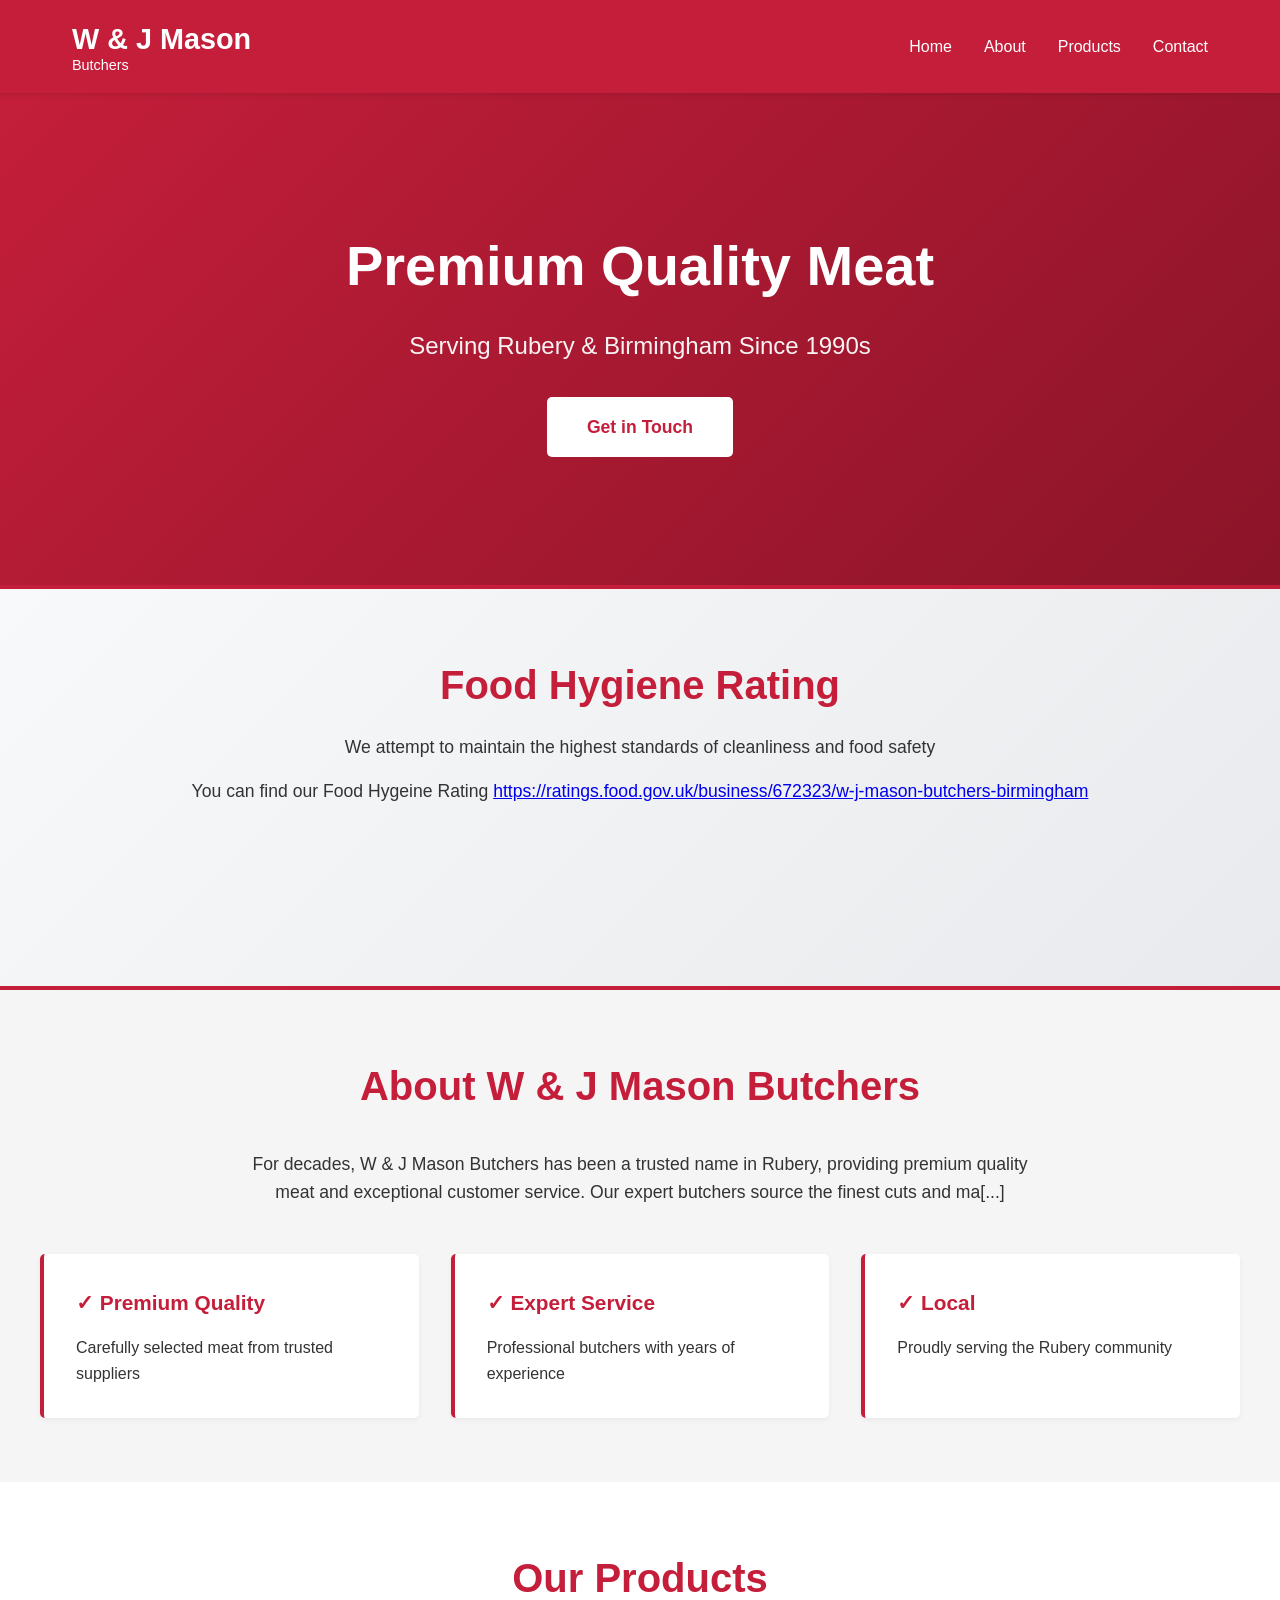
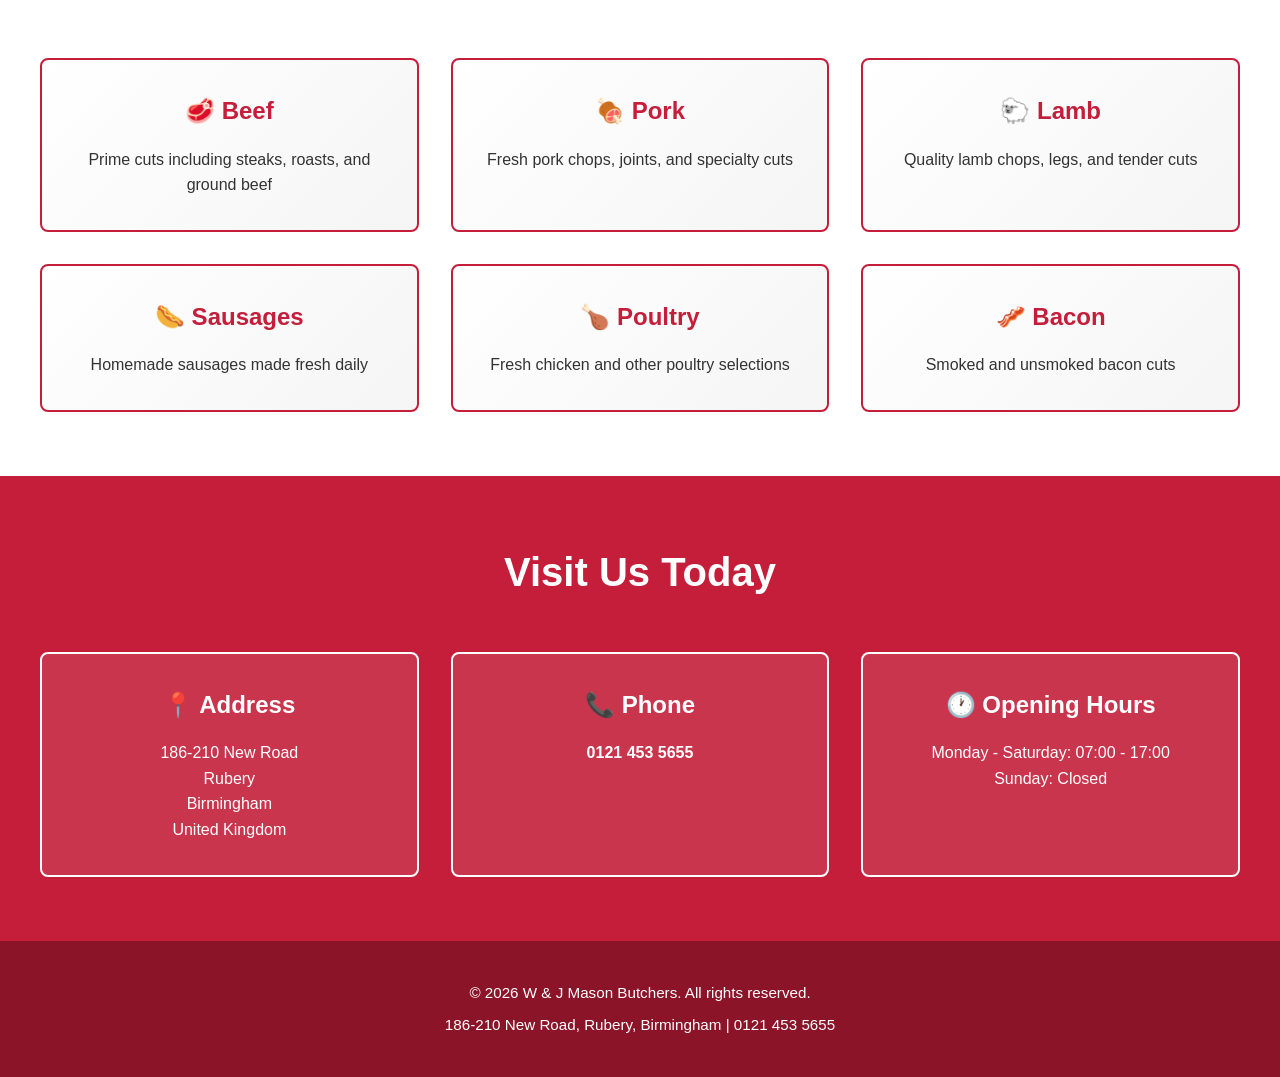
<file: index.html>
<!DOCTYPE html>
<html lang="en">
<head>
    <meta charset="UTF-8">
    <meta name="viewport" content="width=device-width, initial-scale=1.0">
    <title>W & J Mason Butchers - Premium Meat & Butchery Services</title>
    <link rel="stylesheet" href="styles.css">
</head>
<body>
    <!-- Navigation -->
    <nav class="navbar">
        <div class="nav-container">
            <div class="logo">
                <h1>W & J Mason</h1>
                <p>Butchers</p>
            </div>
            <ul class="nav-links">
                <li><a href="#home">Home</a></li>
                <li><a href="#about">About</a></li>
                <li><a href="#products">Products</a></li>
                <li><a href="#contact">Contact</a></li>
            </ul>
        </div>
    </nav>

    <!-- Hero Section -->
    <section id="home" class="hero">
        <div class="hero-content">
            <h1>Premium Quality Meat</h1>
            <p>Serving Rubery & Birmingham Since 1990s</p>
            <a href="#contact" class="cta-button">Get in Touch</a>
        </div>
    </section>

    <!-- Hygiene Rating Section -->
    <section id="hygiene" class="hygiene-rating">
        <div class="hygiene-container">
            <h2>Food Hygiene Rating</h2>
            <p>We attempt to maintain the highest standards of cleanliness and food safety</p>
            <p>You can find our Food Hygeine Rating <a href="here">https://ratings.food.gov.uk/business/672323/w-j-mason-butchers-birmingham</a></p>
            <div id="fsa-badge"></div>
        </div>
    </section>

    <!-- About Section -->
    <section id="about" class="about">
        <div class="about-container">
            <h2>About W & J Mason Butchers</h2>
            <p>For decades, W & J Mason Butchers has been a trusted name in Rubery, providing premium quality meat and exceptional customer service. Our expert butchers source the finest cuts and ma[...]
            <div class="about-features">
                <div class="feature">
                    <h3>✓ Premium Quality</h3>
                    <p>Carefully selected meat from trusted suppliers</p>
                </div>
                <div class="feature">
                    <h3>✓ Expert Service</h3>
                    <p>Professional butchers with years of experience</p>
                </div>
                <div class="feature">
                    <h3>✓ Local</h3>
                    <p>Proudly serving the Rubery community</p>
                </div>
            </div>
        </div>
    </section>

    <!-- Products Section -->
    <section id="products" class="products">
        <div class="products-container">
            <h2>Our Products</h2>
            <div class="products-grid">
                <div class="product-card">
                    <h3>🥩 Beef</h3>
                    <p>Prime cuts including steaks, roasts, and ground beef</p>
                </div>
                <div class="product-card">
                    <h3>🍖 Pork</h3>
                    <p>Fresh pork chops, joints, and specialty cuts</p>
                </div>
                <div class="product-card">
                    <h3>🐑 Lamb</h3>
                    <p>Quality lamb chops, legs, and tender cuts</p>
                </div>
                <div class="product-card">
                    <h3>🌭 Sausages</h3>
                    <p>Homemade sausages made fresh daily</p>
                </div>
                <div class="product-card">
                    <h3>🍗 Poultry</h3>
                    <p>Fresh chicken and other poultry selections</p>
                </div>
                <div class="product-card">
                    <h3>🥓 Bacon</h3>
                    <p>Smoked and unsmoked bacon cuts</p>
                </div>
            </div>
        </div>
    </section>

    <!-- Contact Section -->
    <section id="contact" class="contact">
        <div class="contact-container">
            <h2>Visit Us Today</h2>
            <div class="contact-info">
                <div class="contact-box">
                    <h3>📍 Address</h3>
                    <p>186-210 New Road<br>Rubery<br>Birmingham<br>United Kingdom</p>
                </div>
                <div class="contact-box">
                    <h3>📞 Phone</h3>
                    <p><a href="tel:01214535655">0121 453 5655</a></p>
                </div>
                <div class="contact-box">
                    <h3>🕐 Opening Hours</h3>
                    <p>Monday - Saturday: 07:00 - 17:00<br>Sunday: Closed</p>
                </div>
            </div>
        </div>
    </section>

    <!-- Footer -->
    <footer class="footer">
        <p>&copy; 2026 W & J Mason Butchers. All rights reserved.</p>
        <p>186-210 New Road, Rubery, Birmingham | 0121 453 5655</p>
    </footer>

</body>    
</html>
</file>
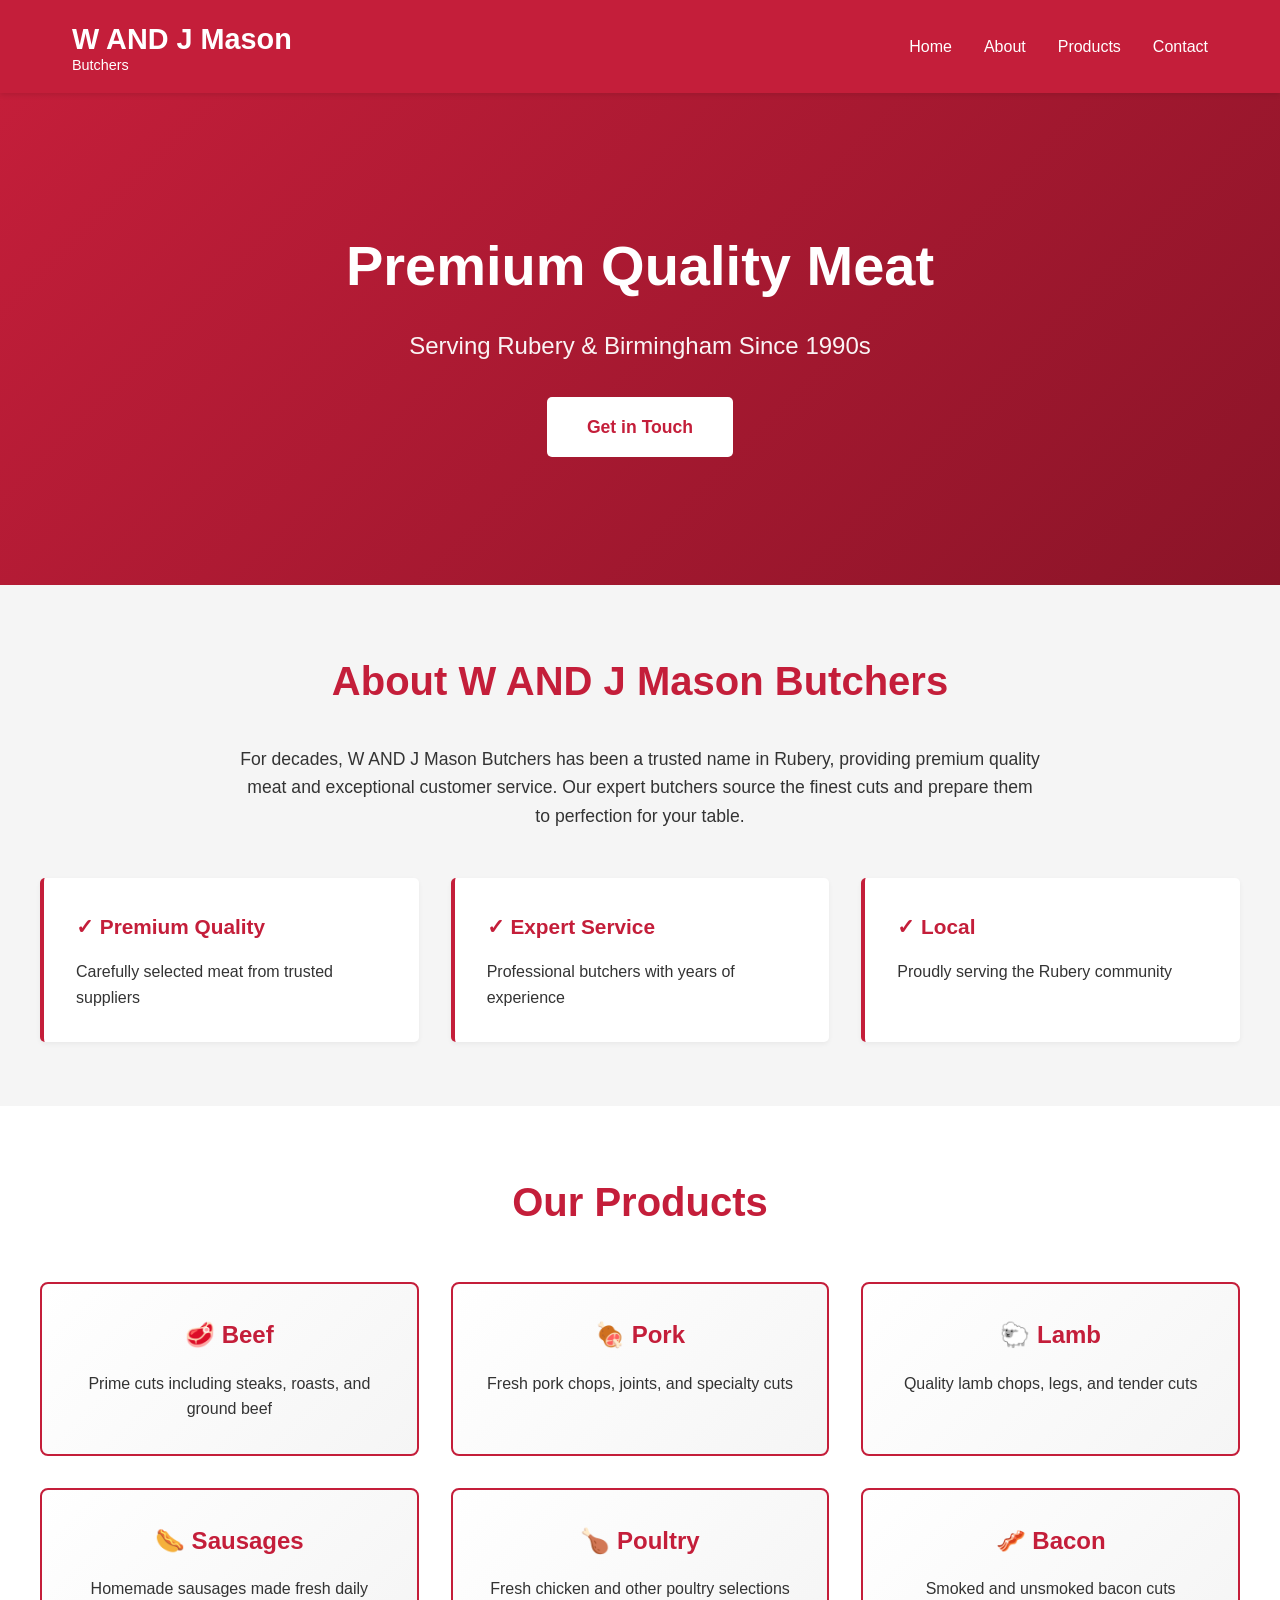
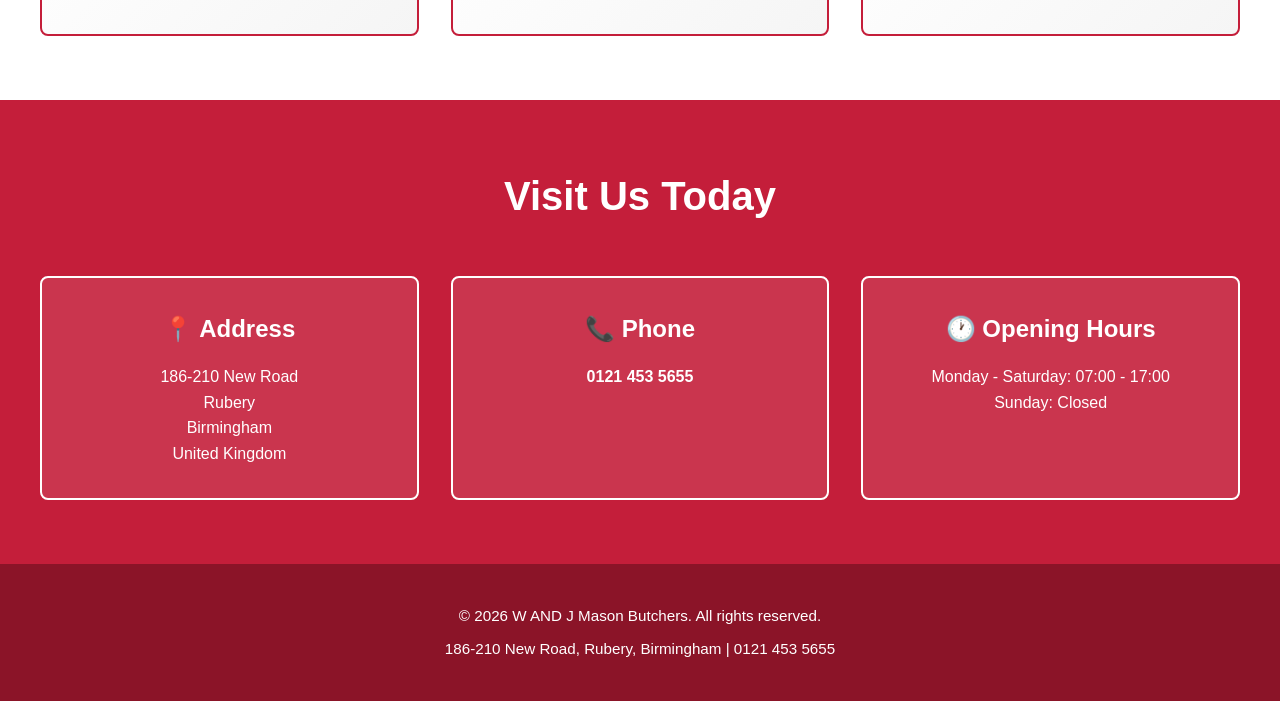
<file: index_Version2.html>
<!DOCTYPE html>
<html lang="en">
<head>
    <meta charset="UTF-8">
    <meta name="viewport" content="width=device-width, initial-scale=1.0">
    <title>W AND J Mason Butchers - Premium Meat & Butchery Services</title>
    <link rel="stylesheet" href="styles.css">
</head>
<body>
    <!-- Navigation -->
    <nav class="navbar">
        <div class="nav-container">
            <div class="logo">
                <h1>W AND J Mason</h1>
                <p>Butchers</p>
            </div>
            <ul class="nav-links">
                <li><a href="#home">Home</a></li>
                <li><a href="#about">About</a></li>
                <li><a href="#products">Products</a></li>
                <li><a href="#contact">Contact</a></li>
            </ul>
        </div>
    </nav>

    <!-- Hero Section -->
    <section id="home" class="hero">
        <div class="hero-content">
            <h1>Premium Quality Meat</h1>
            <p>Serving Rubery & Birmingham Since 1990s</p>
            <a href="#contact" class="cta-button">Get in Touch</a>
        </div>
    </section>

    <!-- About Section -->
    <section id="about" class="about">
        <div class="about-container">
            <h2>About W AND J Mason Butchers</h2>
            <p>For decades, W AND J Mason Butchers has been a trusted name in Rubery, providing premium quality meat and exceptional customer service. Our expert butchers source the finest cuts and prepare them to perfection for your table.</p>
            <div class="about-features">
                <div class="feature">
                    <h3>✓ Premium Quality</h3>
                    <p>Carefully selected meat from trusted suppliers</p>
                </div>
                <div class="feature">
                    <h3>✓ Expert Service</h3>
                    <p>Professional butchers with years of experience</p>
                </div>
                <div class="feature">
                    <h3>✓ Local</h3>
                    <p>Proudly serving the Rubery community</p>
                </div>
            </div>
        </div>
    </section>

    <!-- Products Section -->
    <section id="products" class="products">
        <div class="products-container">
            <h2>Our Products</h2>
            <div class="products-grid">
                <div class="product-card">
                    <h3>🥩 Beef</h3>
                    <p>Prime cuts including steaks, roasts, and ground beef</p>
                </div>
                <div class="product-card">
                    <h3>🍖 Pork</h3>
                    <p>Fresh pork chops, joints, and specialty cuts</p>
                </div>
                <div class="product-card">
                    <h3>🐑 Lamb</h3>
                    <p>Quality lamb chops, legs, and tender cuts</p>
                </div>
                <div class="product-card">
                    <h3>🌭 Sausages</h3>
                    <p>Homemade sausages made fresh daily</p>
                </div>
                <div class="product-card">
                    <h3>🍗 Poultry</h3>
                    <p>Fresh chicken and other poultry selections</p>
                </div>
                <div class="product-card">
                    <h3>🥓 Bacon</h3>
                    <p>Smoked and unsmoked bacon cuts</p>
                </div>
            </div>
        </div>
    </section>

    <!-- Contact Section -->
    <section id="contact" class="contact">
        <div class="contact-container">
            <h2>Visit Us Today</h2>
            <div class="contact-info">
                <div class="contact-box">
                    <h3>📍 Address</h3>
                    <p>186-210 New Road<br>Rubery<br>Birmingham<br>United Kingdom</p>
                </div>
                <div class="contact-box">
                    <h3>📞 Phone</h3>
                    <p><a href="tel:01214535655">0121 453 5655</a></p>
                </div>
                <div class="contact-box">
                    <h3>🕐 Opening Hours</h3>
                    <p>Monday - Saturday: 07:00 - 17:00<br>Sunday: Closed</p>
                </div>
            </div>
        </div>
    </section>

    <!-- Footer -->
    <footer class="footer">
        <p>&copy; 2026 W AND J Mason Butchers. All rights reserved.</p>
        <p>186-210 New Road, Rubery, Birmingham | 0121 453 5655</p>
    </footer>
</body>
</html>
</file>
<file: styles.css>
/* Root Colors */
:root {
    --primary-red: #c41e3a;
    --white: #ffffff;
    --dark-gray: #333333;
    --light-gray: #f5f5f5;
    --accent-gold: #d4af37;
}

/* Reset & General Styles */
* {
    margin: 0;
    padding: 0;
    box-sizing: border-box;
}

body {
    font-family: 'Segoe UI', Tahoma, Geneva, Verdana, sans-serif;
    line-height: 1.6;
    color: var(--dark-gray);
}

/* Navigation */
.navbar {
    background-color: var(--primary-red);
    color: var(--white);
    padding: 1rem 0;
    position: sticky;
    top: 0;
    z-index: 100;
    box-shadow: 0 2px 5px rgba(0, 0, 0, 0.1);
}

.nav-container {
    max-width: 1200px;
    margin: 0 auto;
    padding: 0 2rem;
    display: flex;
    justify-content: space-between;
    align-items: center;
}

.logo h1 {
    font-size: 1.8rem;
    font-weight: 700;
}

.logo p {
    font-size: 0.9rem;
    margin-top: -0.5rem;
}

.nav-links {
    list-style: none;
    display: flex;
    gap: 2rem;
}

.nav-links a {
    color: var(--white);
    text-decoration: none;
    font-weight: 500;
    transition: opacity 0.3s;
}

.nav-links a:hover {
    opacity: 0.8;
    text-decoration: underline;
}

/* Hero Section */
.hero {
    background: linear-gradient(135deg, var(--primary-red) 0%, #8b1428 100%);
    color: var(--white);
    padding: 8rem 2rem;
    text-align: center;
}

.hero-content h1 {
    font-size: 3.5rem;
    margin-bottom: 1rem;
    font-weight: 700;
}

.hero-content p {
    font-size: 1.5rem;
    margin-bottom: 2rem;
    opacity: 0.95;
}

.cta-button {
    display: inline-block;
    background-color: var(--white);
    color: var(--primary-red);
    padding: 1rem 2.5rem;
    text-decoration: none;
    border-radius: 5px;
    font-weight: 600;
    transition: transform 0.3s, box-shadow 0.3s;
    font-size: 1.1rem;
}

.cta-button:hover {
    transform: translateY(-3px);
    box-shadow: 0 5px 15px rgba(0, 0, 0, 0.2);
}

/* Hygiene Rating Section */
.hygiene-rating {
    padding: 4rem 2rem;
    background: linear-gradient(135deg, #f8f9fa 0%, #e8eaed 100%);
    text-align: center;
    border-top: 4px solid var(--primary-red);
    border-bottom: 4px solid var(--primary-red);
    position: relative;
}

.hygiene-container {
    max-width: 1200px;
    margin: 0 auto;
}

.hygiene-container h2 {
    font-size: 2.5rem;
    color: var(--primary-red);
    margin-bottom: 1rem;
    font-weight: 700;
}

.hygiene-container p {
    font-size: 1.1rem;
    color: var(--dark-gray);
    margin-bottom: 1rem;
}

#fsa-badge {
    display: flex;
    justify-content: center;
    align-items: center;
    min-height: 100px;
    max-width: 200px;
    margin: 0 auto;
    position: relative;
    z-index: 1;
}

#fsa-badge iframe {
    max-width: 100% !important;
    height: auto !important;
    transform: scale(0.7);
    transform-origin: center;
}

/* About Section */
.about {
    padding: 4rem 2rem;
    background-color: var(--light-gray);
}

.about-container {
    max-width: 1200px;
    margin: 0 auto;
}

.about-container h2 {
    font-size: 2.5rem;
    color: var(--primary-red);
    margin-bottom: 2rem;
    text-align: center;
}

.about-container > p {
    font-size: 1.1rem;
    text-align: center;
    margin-bottom: 3rem;
    max-width: 800px;
    margin-left: auto;
    margin-right: auto;
}

.about-features {
    display: grid;
    grid-template-columns: repeat(auto-fit, minmax(250px, 1fr));
    gap: 2rem;
}

.feature {
    background-color: var(--white);
    padding: 2rem;
    border-left: 4px solid var(--primary-red);
    border-radius: 5px;
    box-shadow: 0 2px 5px rgba(0, 0, 0, 0.05);
}

.feature h3 {
    color: var(--primary-red);
    margin-bottom: 1rem;
    font-size: 1.3rem;
}

/* Products Section */
.products {
    padding: 4rem 2rem;
    background-color: var(--white);
}

.products-container {
    max-width: 1200px;
    margin: 0 auto;
}

.products-container h2 {
    font-size: 2.5rem;
    color: var(--primary-red);
    text-align: center;
    margin-bottom: 3rem;
}

.products-grid {
    display: grid;
    grid-template-columns: repeat(auto-fit, minmax(280px, 1fr));
    gap: 2rem;
}

.product-card {
    background: linear-gradient(135deg, var(--white) 0%, var(--light-gray) 100%);
    border: 2px solid var(--primary-red);
    padding: 2rem;
    border-radius: 8px;
    text-align: center;
    transition: transform 0.3s, box-shadow 0.3s;
    cursor: pointer;
}

.product-card:hover {
    transform: translateY(-5px);
    box-shadow: 0 8px 20px rgba(196, 30, 58, 0.2);
}

.product-card h3 {
    font-size: 1.5rem;
    color: var(--primary-red);
    margin-bottom: 1rem;
}

.product-card p {
    color: var(--dark-gray);
    line-height: 1.6;
}

/* Contact Section */
.contact {
    background-color: var(--primary-red);
    color: var(--white);
    padding: 4rem 2rem;
}

.contact-container {
    max-width: 1200px;
    margin: 0 auto;
}

.contact-container h2 {
    font-size: 2.5rem;
    text-align: center;
    margin-bottom: 3rem;
}

.contact-info {
    display: grid;
    grid-template-columns: repeat(auto-fit, minmax(280px, 1fr));
    gap: 2rem;
}

.contact-box {
    background-color: rgba(255, 255, 255, 0.1);
    padding: 2rem;
    border-radius: 8px;
    border: 2px solid var(--white);
    text-align: center;
}

.contact-box h3 {
    font-size: 1.5rem;
    margin-bottom: 1rem;
}

.contact-box a {
    color: var(--white);
    text-decoration: none;
    font-weight: 600;
    transition: opacity 0.3s;
}

.contact-box a:hover {
    opacity: 0.8;
    text-decoration: underline;
}

/* Footer */
.footer {
    background-color: #8b1428;
    color: var(--white);
    text-align: center;
    padding: 2rem;
    font-size: 0.95rem;
}

.footer p {
    margin: 0.5rem 0;
}

/* Responsive Design */
@media (max-width: 768px) {
    .nav-links {
        gap: 1rem;
        font-size: 0.9rem;
    }

    .hero-content h1 {
        font-size: 2.2rem;
    }

    .hero-content p {
        font-size: 1.2rem;
    }

    .about-container h2,
    .products-container h2,
    .contact-container h2,
    .hygiene-container h2 {
        font-size: 2rem;
    }

    .products-grid {
        grid-template-columns: 1fr;
    }
}

@media (max-width: 480px) {
    .nav-container {
        flex-direction: column;
        gap: 1rem;
    }

    .nav-links {
        flex-direction: column;
        gap: 0.5rem;
        text-align: center;
    }

    .hero {
        padding: 4rem 1rem;
    }

    .hero-content h1 {
        font-size: 1.8rem;
    }

    .hero-content p {
        font-size: 1rem;
    }

    .logo h1 {
        font-size: 1.5rem;
    }

    .hygiene-container p {
        font-size: 1rem;
    }
}
</file>
